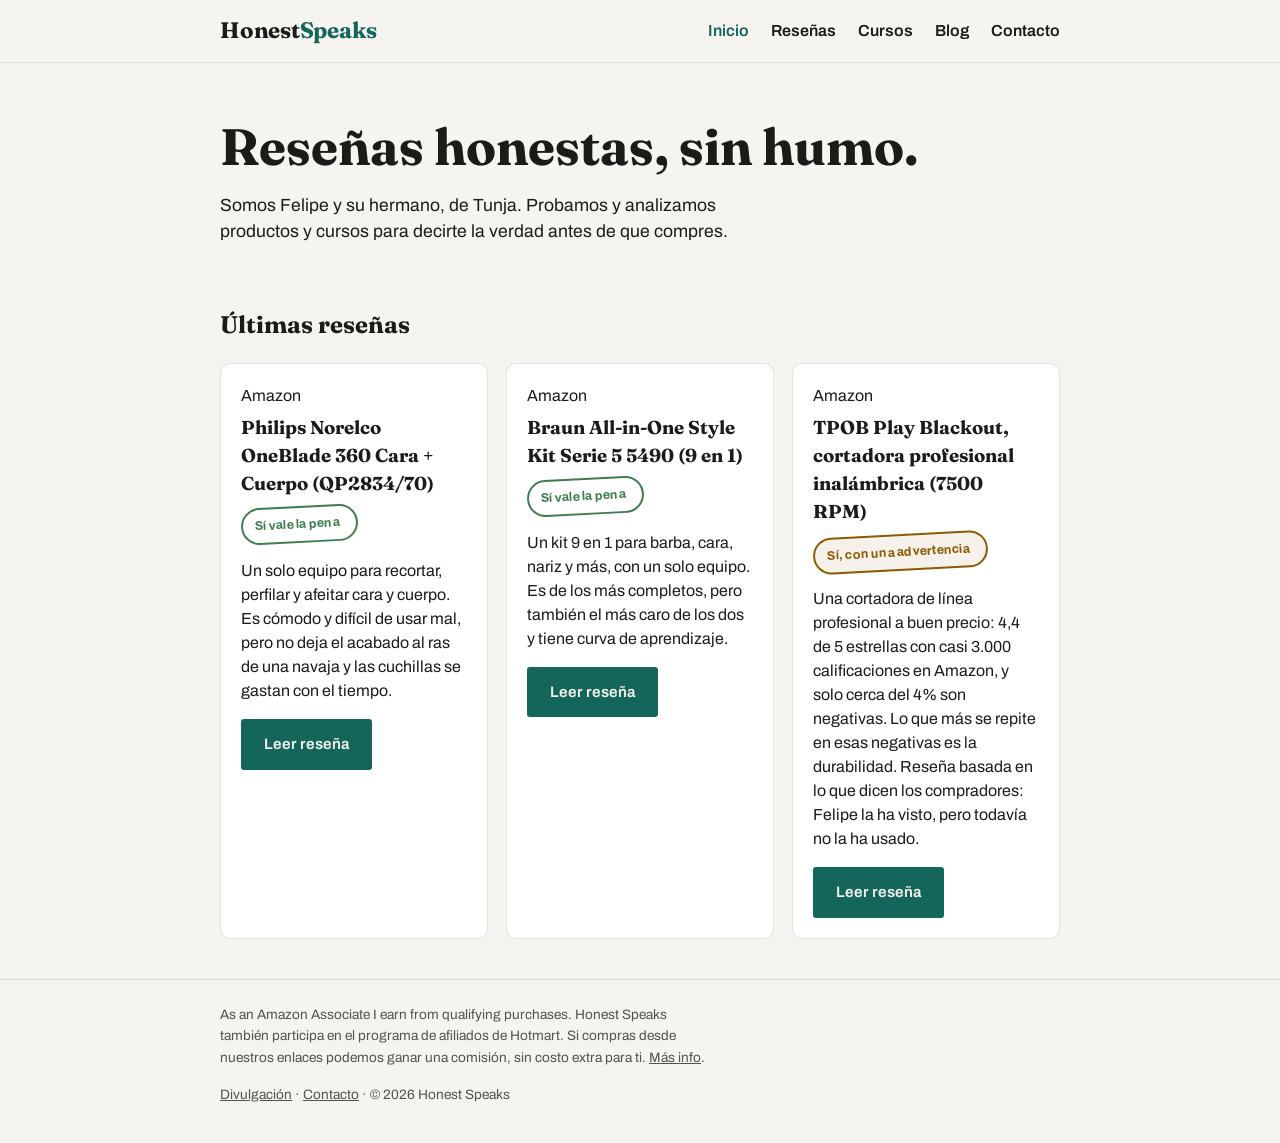
<file: index.html>
<!DOCTYPE html>
<html lang="es">
<head>
<meta charset="UTF-8">
<meta name="viewport" content="width=device-width, initial-scale=1.0">
<title>Honest Speaks | Reseñas honestas</title>
<meta name="description" content="Reseñas honestas de productos y cursos, hechas en Tunja, Colombia.">
<link rel="preconnect" href="https://fonts.googleapis.com"><link href="https://fonts.googleapis.com/css2?family=Archivo:wght@400;600&family=Fraunces:wght@600;700&display=swap" rel="stylesheet">
<link rel="stylesheet" href="style.css">
<style>
body{font-family:'Archivo',sans-serif}
h1,h2,h3,.logo{font-family:'Fraunces',serif}
.logo{font-size:1.4rem;font-weight:700;text-decoration:none;color:#1C1B19}
.logo span{color:#14665A}
nav{display:flex;gap:22px;flex-wrap:wrap}
nav a{text-decoration:none;color:#1C1B19;font-weight:600}
nav a.active,nav a:hover{color:#14665A}
.stamp.mid{color:#8a5a00;border-color:#8a5a00;background:rgba(138,90,0,.08)}
.site-footer{border-top:1px solid rgba(28,27,25,.15);margin-top:40px;padding:24px 0;font-size:.85rem}
.wrap-x{max-width:880px;margin:0 auto;padding:0 20px}
.hero-x{padding:56px 0 24px}
.hero-x h1{font-family:'Fraunces',serif;font-size:clamp(2rem,6vw,3.2rem);line-height:1.1;margin:0 0 14px}
.hero-x p{font-size:1.1rem;max-width:560px}
.grid-x{display:grid;gap:18px;grid-template-columns:repeat(auto-fit,minmax(260px,1fr));margin:20px 0 40px}
.card-x{background:#fff;border:1px solid rgba(28,27,25,.12);border-radius:10px;padding:20px}
.card-x h3{margin:6px 0 8px;font-family:'Fraunces',serif}
.note-x{font-size:.85rem;opacity:.75}
</style>
</head>
<body>
<header class="site-header"><div class="wrap-x" style="display:flex;justify-content:space-between;align-items:center;flex-wrap:wrap;gap:10px;padding-top:14px;padding-bottom:14px">
<a href="index.html" class="logo">Honest<span>Speaks</span></a>
<nav><a href="index.html" class="active">Inicio</a><a href="resenas.html">Reseñas</a><a href="cursos.html">Cursos</a><a href="blog.html">Blog</a><a href="contacto.html">Contacto</a></nav></div></header>
<main class="wrap-x">
<section class="hero-x"><h1>Reseñas honestas, sin humo.</h1><p>Somos Felipe y su hermano, de Tunja. Probamos y analizamos productos y cursos para decirte la verdad antes de que compres.</p></section>
<h2>Últimas reseñas</h2>
<div class="grid-x"><div class="card-x"><span class="platform">Amazon</span><h3>Philips Norelco OneBlade 360 Cara + Cuerpo (QP2834/70)</h3><span class="stamp ">Sí vale la pena</span><p>Un solo equipo para recortar, perfilar y afeitar cara y cuerpo. Es cómodo y difícil de usar mal, pero no deja el acabado al ras de una navaja y las cuchillas se gastan con el tiempo.</p><a class="btn btn-primary" href="resenas.html#oneblade">Leer reseña</a></div><div class="card-x"><span class="platform">Amazon</span><h3>Braun All-in-One Style Kit Serie 5 5490 (9 en 1)</h3><span class="stamp ">Sí vale la pena</span><p>Un kit 9 en 1 para barba, cara, nariz y más, con un solo equipo. Es de los más completos, pero también el más caro de los dos y tiene curva de aprendizaje.</p><a class="btn btn-primary" href="resenas.html#braun5">Leer reseña</a></div><div class="card-x"><span class="platform">Amazon</span><h3>TPOB Play Blackout, cortadora profesional inalámbrica (7500 RPM)</h3><span class="stamp mid">Sí, con una advertencia</span><p>Una cortadora de línea profesional a buen precio: 4,4 de 5 estrellas con casi 3.000 calificaciones en Amazon, y solo cerca del 4% son negativas. Lo que más se repite en esas negativas es la durabilidad. Reseña basada en lo que dicen los compradores: Felipe la ha visto, pero todavía no la ha usado.</p><a class="btn btn-primary" href="resenas.html#tpob">Leer reseña</a></div></div>
</main>
<footer class="site-footer"><div class="wrap-x">
<p class="disclosure">As an Amazon Associate I earn from qualifying purchases. Honest Speaks también participa en el programa de afiliados de Hotmart. Si compras desde nuestros enlaces podemos ganar una comisión, sin costo extra para ti. <a href="divulgacion.html">Más info</a>.</p>
<p><a href="divulgacion.html">Divulgación</a> · <a href="contacto.html">Contacto</a> · © 2026 Honest Speaks</p>
</div></footer>
</body>
</html>
</file>
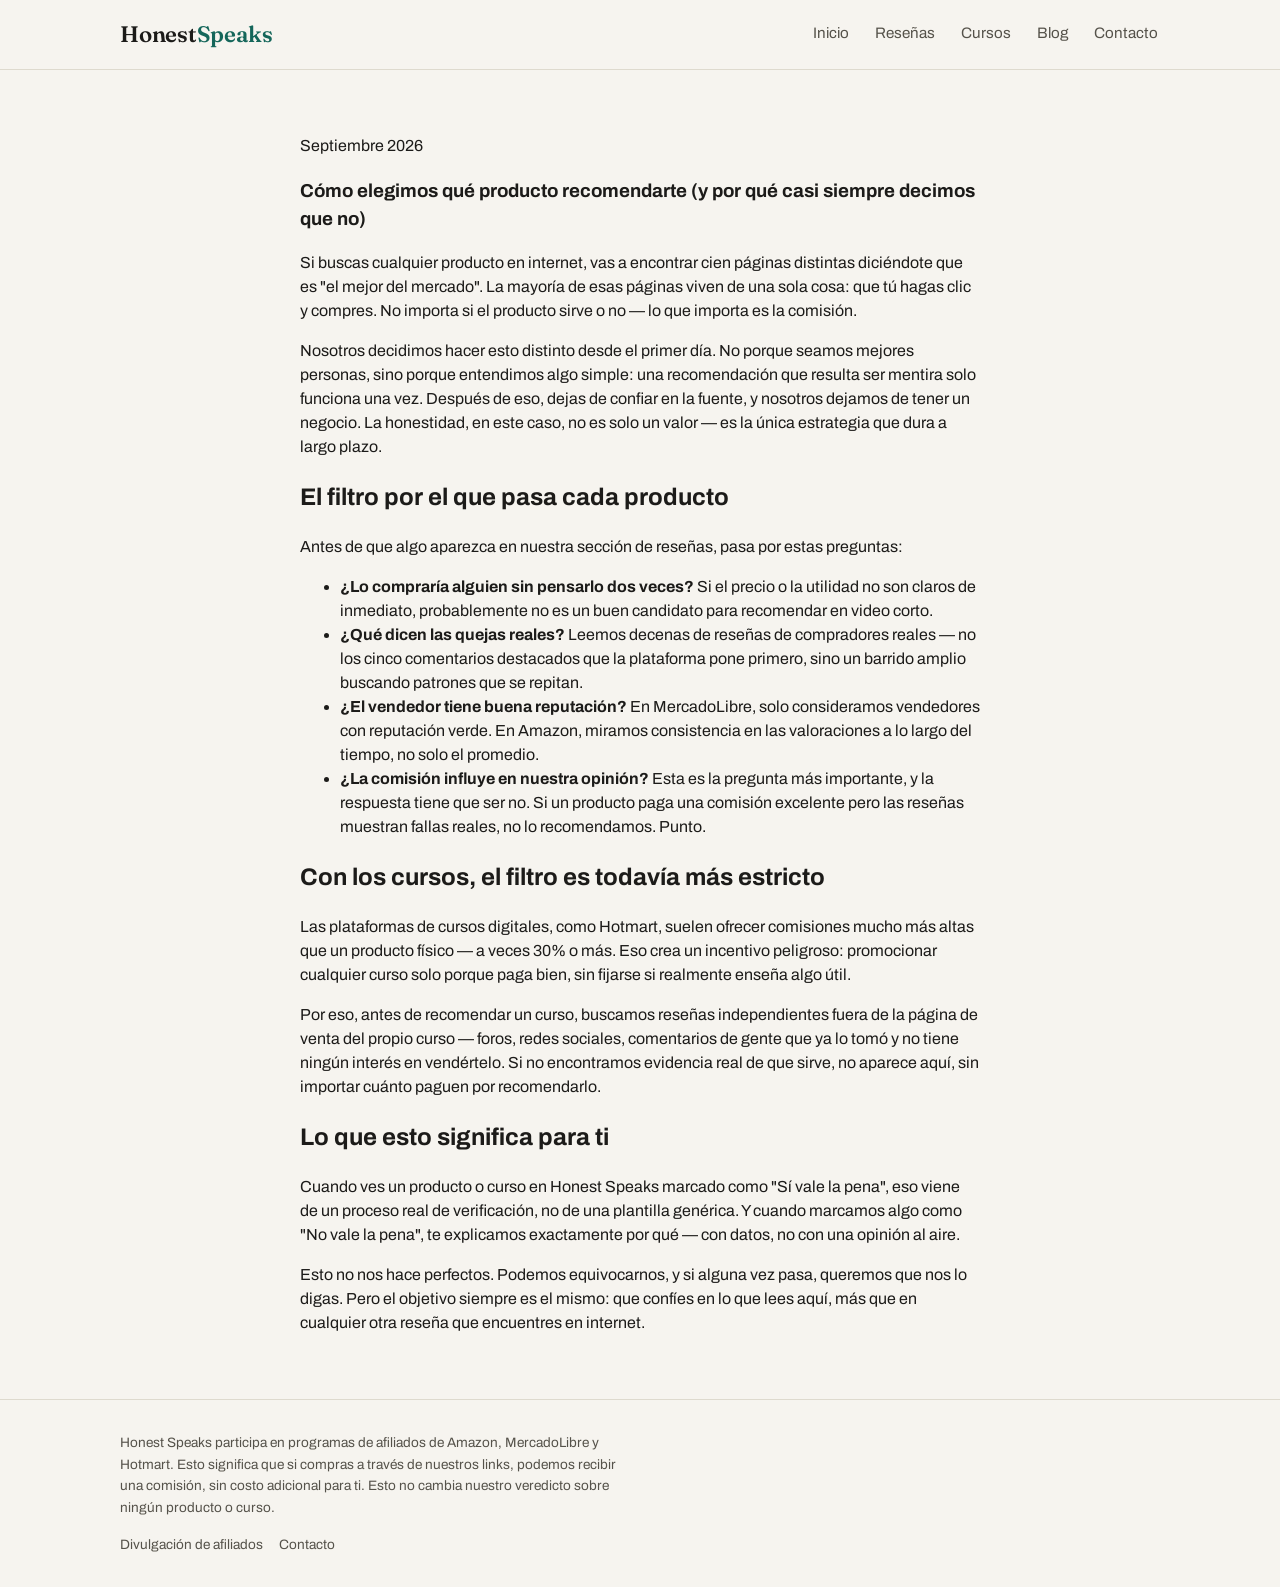
<file: blog-metodo.html>
<!DOCTYPE html>
<html lang="es">
<head>
<meta charset="UTF-8">
<meta name="viewport" content="width=device-width, initial-scale=1.0">
<title>Cómo elegimos qué producto recomendarte — Honest Speaks</title>
<meta name="description" content="El proceso paso a paso que usamos en Honest Speaks para decidir qué producto o curso recomendar, y por qué casi siempre decimos que no.">
<link rel="preconnect" href="https://fonts.googleapis.com">
<link href="https://fonts.googleapis.com/css2?family=Fraunces:wght@500;600;700&family=Archivo:wght@400;600;700&display=swap" rel="stylesheet">
<link rel="stylesheet" href="style.css">
</head>
<body>

<header class="site-header">
  <div class="wrap">
    <a href="index.html" class="logo">Honest<span>Speaks</span></a>
    <nav class="main-nav">
      <a href="index.html">Inicio</a>
      <a href="resenas.html">Reseñas</a>
      <a href="cursos.html">Cursos</a>
      <a href="blog.html">Blog</a>
      <a href="contacto.html">Contacto</a>
    </nav>
  </div>
</header>

<section>
  <div class="wrap" style="max-width: 720px;">

    <article class="blog-post">
      <p class="date">Septiembre 2026</p>
      <h1>Cómo elegimos qué producto recomendarte (y por qué casi siempre decimos que no)</h1>

      <p>Si buscas cualquier producto en internet, vas a encontrar cien páginas distintas diciéndote que es "el mejor del mercado". La mayoría de esas páginas viven de una sola cosa: que tú hagas clic y compres. No importa si el producto sirve o no — lo que importa es la comisión.</p>

      <p>Nosotros decidimos hacer esto distinto desde el primer día. No porque seamos mejores personas, sino porque entendimos algo simple: una recomendación que resulta ser mentira solo funciona una vez. Después de eso, dejas de confiar en la fuente, y nosotros dejamos de tener un negocio. La honestidad, en este caso, no es solo un valor — es la única estrategia que dura a largo plazo.</p>

      <h2>El filtro por el que pasa cada producto</h2>

      <p>Antes de que algo aparezca en nuestra sección de reseñas, pasa por estas preguntas:</p>

      <ul>
        <li><strong>¿Lo compraría alguien sin pensarlo dos veces?</strong> Si el precio o la utilidad no son claros de inmediato, probablemente no es un buen candidato para recomendar en video corto.</li>
        <li><strong>¿Qué dicen las quejas reales?</strong> Leemos decenas de reseñas de compradores reales — no los cinco comentarios destacados que la plataforma pone primero, sino un barrido amplio buscando patrones que se repitan.</li>
        <li><strong>¿El vendedor tiene buena reputación?</strong> En MercadoLibre, solo consideramos vendedores con reputación verde. En Amazon, miramos consistencia en las valoraciones a lo largo del tiempo, no solo el promedio.</li>
        <li><strong>¿La comisión influye en nuestra opinión?</strong> Esta es la pregunta más importante, y la respuesta tiene que ser no. Si un producto paga una comisión excelente pero las reseñas muestran fallas reales, no lo recomendamos. Punto.</li>
      </ul>

      <h2>Con los cursos, el filtro es todavía más estricto</h2>

      <p>Las plataformas de cursos digitales, como Hotmart, suelen ofrecer comisiones mucho más altas que un producto físico — a veces 30% o más. Eso crea un incentivo peligroso: promocionar cualquier curso solo porque paga bien, sin fijarse si realmente enseña algo útil.</p>

      <p>Por eso, antes de recomendar un curso, buscamos reseñas independientes fuera de la página de venta del propio curso — foros, redes sociales, comentarios de gente que ya lo tomó y no tiene ningún interés en vendértelo. Si no encontramos evidencia real de que sirve, no aparece aquí, sin importar cuánto paguen por recomendarlo.</p>

      <h2>Lo que esto significa para ti</h2>

      <p>Cuando ves un producto o curso en Honest Speaks marcado como "Sí vale la pena", eso viene de un proceso real de verificación, no de una plantilla genérica. Y cuando marcamos algo como "No vale la pena", te explicamos exactamente por qué — con datos, no con una opinión al aire.</p>

      <p>Esto no nos hace perfectos. Podemos equivocarnos, y si alguna vez pasa, queremos que nos lo digas. Pero el objetivo siempre es el mismo: que confíes en lo que lees aquí, más que en cualquier otra reseña que encuentres en internet.</p>

    </article>

  </div>
</section>

<footer class="site-footer">
  <div class="wrap">
    <p class="disclosure">Honest Speaks participa en programas de afiliados de Amazon, MercadoLibre y Hotmart. Esto significa que si compras a través de nuestros links, podemos recibir una comisión, sin costo adicional para ti. Esto no cambia nuestro veredicto sobre ningún producto o curso.</p>
    <nav class="footer-links">
      <a href="divulgacion.html">Divulgación de afiliados</a>
      <a href="contacto.html">Contacto</a>
    </nav>
  </div>
</footer>

</body>
</html>
</file>
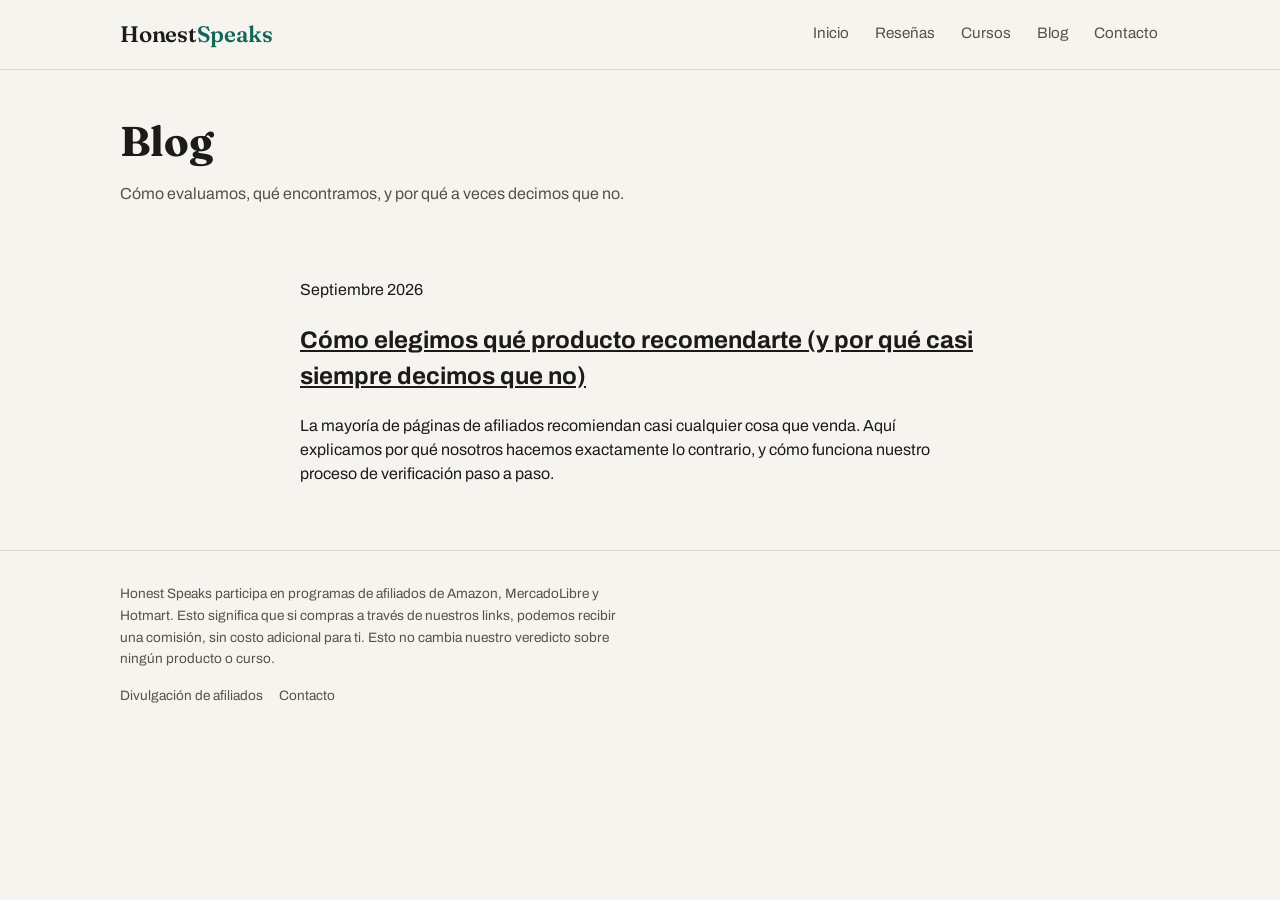
<file: blog.html>
<!DOCTYPE html>
<html lang="es">
<head>
<meta charset="UTF-8">
<meta name="viewport" content="width=device-width, initial-scale=1.0">
<title>Blog — Honest Speaks</title>
<meta name="description" content="Artículos sobre cómo evaluamos productos y cursos, y las quejas reales que encontramos en el camino.">
<link rel="preconnect" href="https://fonts.googleapis.com">
<link href="https://fonts.googleapis.com/css2?family=Fraunces:wght@500;600;700&family=Archivo:wght@400;600;700&display=swap" rel="stylesheet">
<link rel="stylesheet" href="style.css">
</head>
<body>

<header class="site-header">
  <div class="wrap">
    <a href="index.html" class="logo">Honest<span>Speaks</span></a>
    <nav class="main-nav">
      <a href="index.html">Inicio</a>
      <a href="resenas.html">Reseñas</a>
      <a href="cursos.html">Cursos</a>
      <a href="blog.html">Blog</a>
      <a href="contacto.html">Contacto</a>
    </nav>
  </div>
</header>

<div class="page-header">
  <div class="wrap">
    <h1>Blog</h1>
    <p>Cómo evaluamos, qué encontramos, y por qué a veces decimos que no.</p>
  </div>
</div>

<section>
  <div class="wrap" style="max-width: 720px;">

    <article class="blog-list-item">
      <p class="date">Septiembre 2026</p>
      <h2><a href="blog-metodo.html">Cómo elegimos qué producto recomendarte (y por qué casi siempre decimos que no)</a></h2>
      <p>La mayoría de páginas de afiliados recomiendan casi cualquier cosa que venda. Aquí explicamos por qué nosotros hacemos exactamente lo contrario, y cómo funciona nuestro proceso de verificación paso a paso.</p>
    </article>

  </div>
</section>

<footer class="site-footer">
  <div class="wrap">
    <p class="disclosure">Honest Speaks participa en programas de afiliados de Amazon, MercadoLibre y Hotmart. Esto significa que si compras a través de nuestros links, podemos recibir una comisión, sin costo adicional para ti. Esto no cambia nuestro veredicto sobre ningún producto o curso.</p>
    <nav class="footer-links">
      <a href="divulgacion.html">Divulgación de afiliados</a>
      <a href="contacto.html">Contacto</a>
    </nav>
  </div>
</footer>

</body>
</html>
</file>
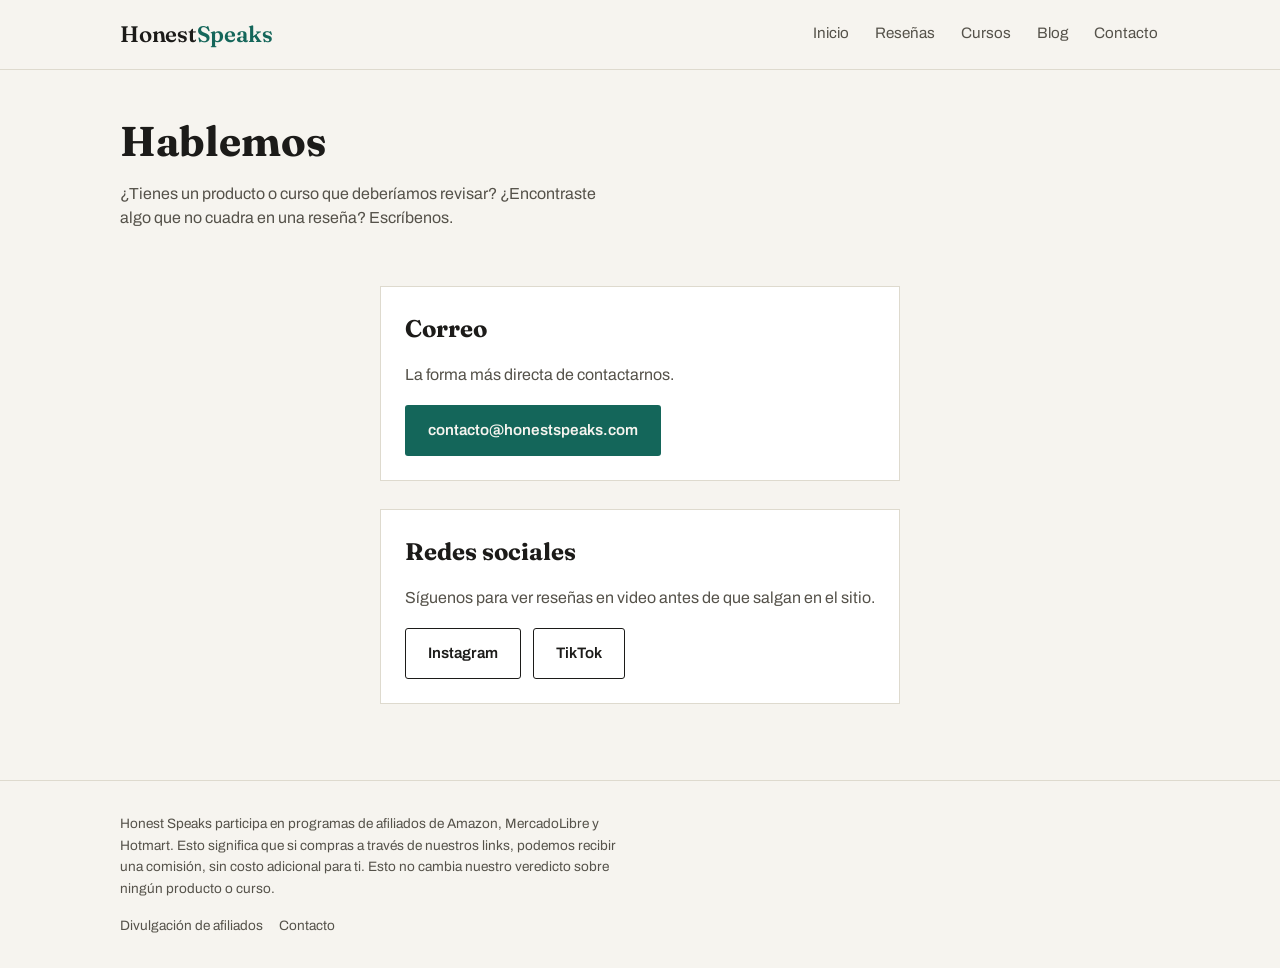
<file: contacto.html>
<!DOCTYPE html>
<html lang="es">
<head>
<meta charset="UTF-8">
<meta name="viewport" content="width=device-width, initial-scale=1.0">
<title>Contacto — Honest Speaks</title>
<meta name="description" content="Escríbenos a Honest Speaks para sugerencias de reseñas o preguntas.">
<link rel="preconnect" href="https://fonts.googleapis.com">
<link href="https://fonts.googleapis.com/css2?family=Fraunces:wght@500;600;700&family=Archivo:wght@400;600;700&display=swap" rel="stylesheet">
<link rel="stylesheet" href="style.css">
</head>
<body>

<header class="site-header">
  <div class="wrap">
    <a href="index.html" class="logo">Honest<span>Speaks</span></a>
    <nav class="main-nav">
      <a href="index.html">Inicio</a>
      <a href="resenas.html">Reseñas</a>
      <a href="cursos.html">Cursos</a>
      <a href="blog.html">Blog</a>
      <a href="contacto.html">Contacto</a>
    </nav>
  </div>
</header>

<div class="page-header">
  <div class="wrap">
    <h1>Hablemos</h1>
    <p>¿Tienes un producto o curso que deberíamos revisar? ¿Encontraste algo que no cuadra en una reseña? Escríbenos.</p>
  </div>
</div>

<section>
  <div class="wrap" style="max-width: 560px;">

    <div class="review-detail">
      <h2 style="margin-bottom: 6px;">Correo</h2>
      <p style="color: var(--ink-soft); margin-bottom: 18px;">La forma más directa de contactarnos.</p>
      <a href="mailto:contacto@honestspeaks.com" class="btn btn-primary">contacto@honestspeaks.com</a>
    </div>

    <div class="review-detail">
      <h2 style="margin-bottom: 6px;">Redes sociales</h2>
      <p style="color: var(--ink-soft); margin-bottom: 18px;">Síguenos para ver reseñas en video antes de que salgan en el sitio.</p>
      <div style="display: flex; gap: 12px; flex-wrap: wrap;">
       <a href="https://www.instagram.com/honestspeaks_/" class="btn btn-ghost" target="_blank" rel="noopener">Instagram</a>
        <a href="#" class="btn btn-ghost">TikTok</a>
      </div>
    </div>

  </div>
</section>

<footer class="site-footer">
  <div class="wrap">
    <p class="disclosure">Honest Speaks participa en programas de afiliados de Amazon, MercadoLibre y Hotmart. Esto significa que si compras a través de nuestros links, podemos recibir una comisión, sin costo adicional para ti. Esto no cambia nuestro veredicto sobre ningún producto o curso.</p>
    <nav class="footer-links">
      <a href="divulgacion.html">Divulgación de afiliados</a>
      <a href="contacto.html">Contacto</a>
    </nav>
  </div>
</footer>

</body>
</html>
</file>
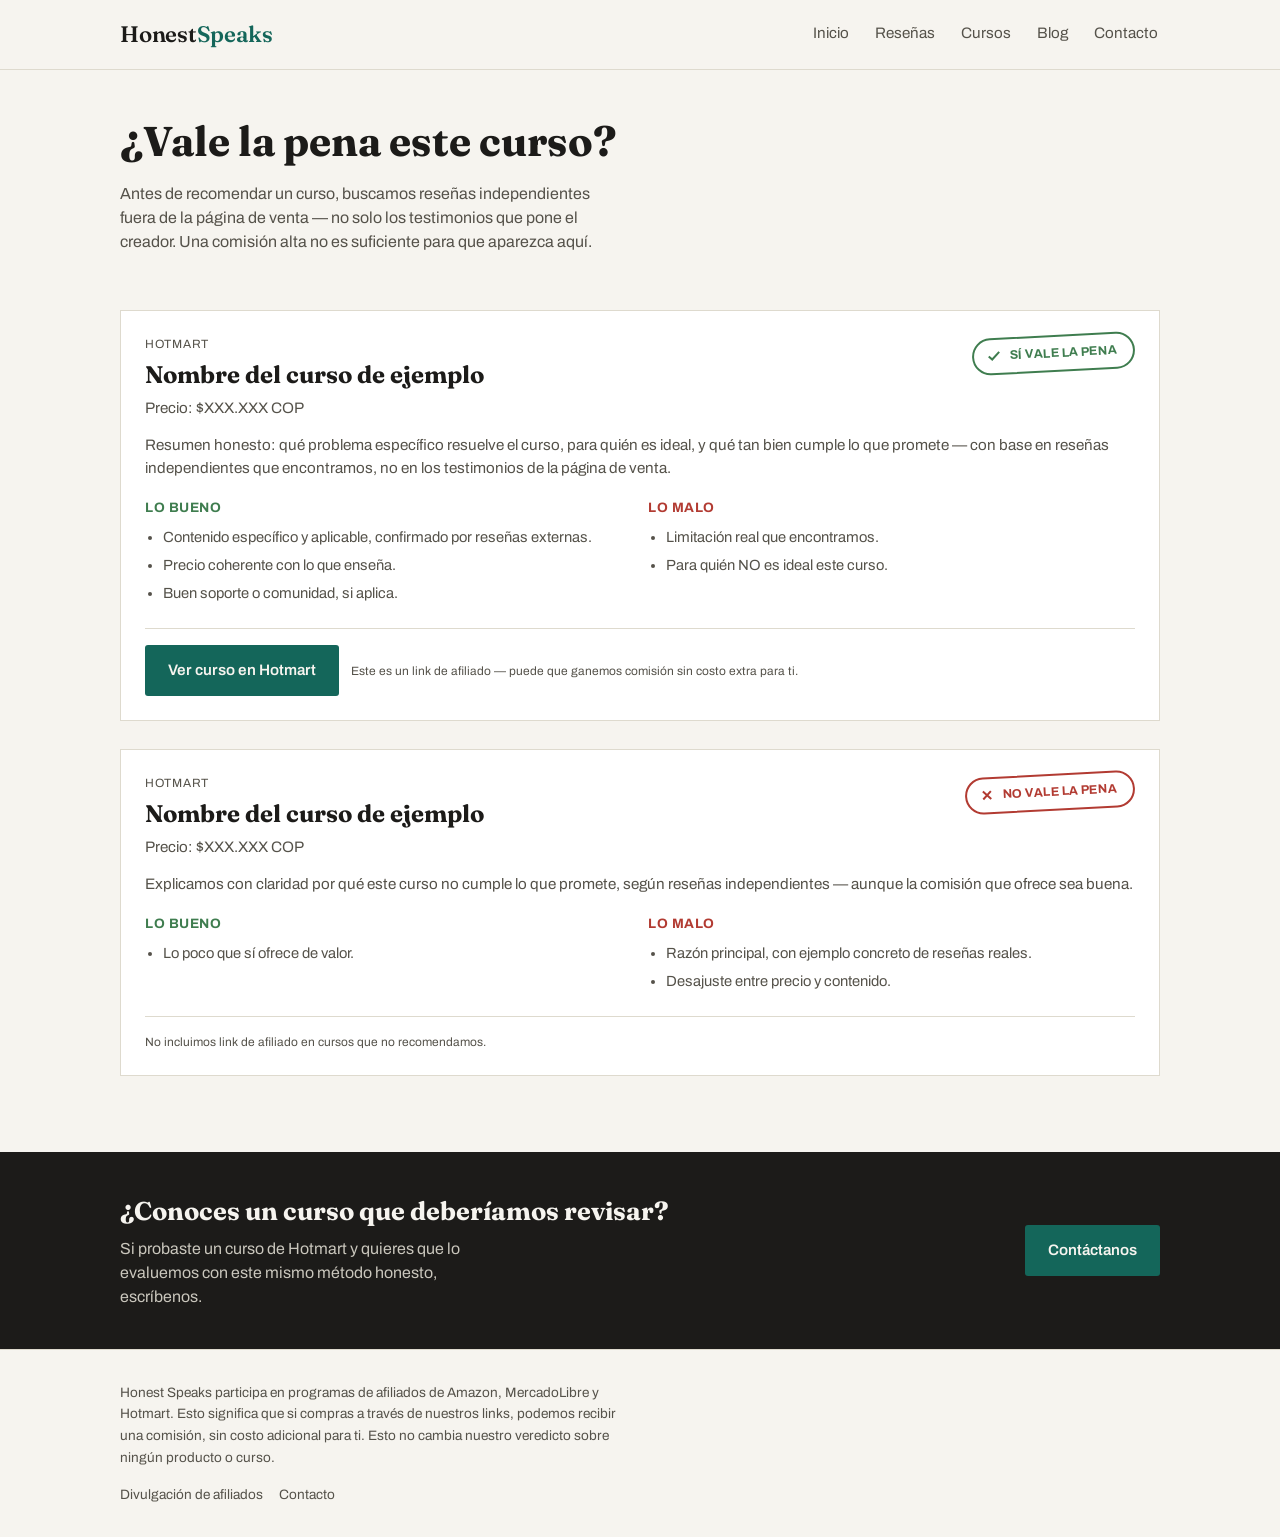
<file: cursos.html>
<!DOCTYPE html>
<html lang="es">
<head>
<meta charset="UTF-8">
<meta name="viewport" content="width=device-width, initial-scale=1.0">
<title>Cursos — Honest Speaks</title>
<meta name="description" content="Reseñas honestas de cursos en Hotmart, verificadas con reseñas independientes antes de recomendarlas.">
<link rel="preconnect" href="https://fonts.googleapis.com">
<link href="https://fonts.googleapis.com/css2?family=Fraunces:wght@500;600;700&family=Archivo:wght@400;600;700&display=swap" rel="stylesheet">
<link rel="stylesheet" href="style.css">
</head>
<body>

<header class="site-header">
  <div class="wrap">
    <a href="index.html" class="logo">Honest<span>Speaks</span></a>
    <nav class="main-nav">
      <a href="index.html">Inicio</a>
      <a href="resenas.html">Reseñas</a>
      <a href="cursos.html">Cursos</a>
      <a href="blog.html">Blog</a>
      <a href="contacto.html">Contacto</a>
    </nav>
  </div>
</header>

<div class="page-header">
  <div class="wrap">
    <h1>¿Vale la pena este curso?</h1>
    <p>Antes de recomendar un curso, buscamos reseñas independientes fuera de la página de venta — no solo los testimonios que pone el creador. Una comisión alta no es suficiente para que aparezca aquí.</p>
  </div>
</div>

<section>
  <div class="wrap">

    <article class="review-detail">
      <div class="review-detail-top">
        <div>
          <p class="platform">Hotmart</p>
          <h2>Nombre del curso de ejemplo</h2>
          <p class="price">Precio: $XXX.XXX COP</p>
        </div>
        <span class="stamp">
          <svg viewBox="0 0 24 24" fill="none" stroke="currentColor" stroke-width="3"><path d="M4 12l5 5L20 6"/></svg>
          SÍ VALE LA PENA
        </span>
      </div>

      <p class="summary">Resumen honesto: qué problema específico resuelve el curso, para quién es ideal, y qué tan bien cumple lo que promete — con base en reseñas independientes que encontramos, no en los testimonios de la página de venta.</p>

      <div class="pros-cons">
        <div class="pros">
          <h3>Lo bueno</h3>
          <ul>
            <li>Contenido específico y aplicable, confirmado por reseñas externas.</li>
            <li>Precio coherente con lo que enseña.</li>
            <li>Buen soporte o comunidad, si aplica.</li>
          </ul>
        </div>
        <div class="cons">
          <h3>Lo malo</h3>
          <ul>
            <li>Limitación real que encontramos.</li>
            <li>Para quién NO es ideal este curso.</li>
          </ul>
        </div>
      </div>

      <div class="buy-row">
        <a href="#" class="btn btn-primary">Ver curso en Hotmart</a>
        <span class="disclosure-tag">Este es un link de afiliado — puede que ganemos comisión sin costo extra para ti.</span>
      </div>
    </article>

    <article class="review-detail">
      <div class="review-detail-top">
        <div>
          <p class="platform">Hotmart</p>
          <h2>Nombre del curso de ejemplo</h2>
          <p class="price">Precio: $XXX.XXX COP</p>
        </div>
        <span class="stamp no">
          <svg viewBox="0 0 24 24" fill="none" stroke="currentColor" stroke-width="3"><path d="M6 6l12 12M18 6L6 18"/></svg>
          NO VALE LA PENA
        </span>
      </div>

      <p class="summary">Explicamos con claridad por qué este curso no cumple lo que promete, según reseñas independientes — aunque la comisión que ofrece sea buena.</p>

      <div class="pros-cons">
        <div class="pros">
          <h3>Lo bueno</h3>
          <ul>
            <li>Lo poco que sí ofrece de valor.</li>
          </ul>
        </div>
        <div class="cons">
          <h3>Lo malo</h3>
          <ul>
            <li>Razón principal, con ejemplo concreto de reseñas reales.</li>
            <li>Desajuste entre precio y contenido.</li>
          </ul>
        </div>
      </div>

      <div class="buy-row">
        <span class="disclosure-tag">No incluimos link de afiliado en cursos que no recomendamos.</span>
      </div>
    </article>

  </div>
</section>

<div class="cta-block">
  <div class="wrap">
    <div>
      <h2>¿Conoces un curso que deberíamos revisar?</h2>
      <p>Si probaste un curso de Hotmart y quieres que lo evaluemos con este mismo método honesto, escríbenos.</p>
    </div>
    <a href="contacto.html" class="btn btn-primary">Contáctanos</a>
  </div>
</div>

<footer class="site-footer">
  <div class="wrap">
    <p class="disclosure">Honest Speaks participa en programas de afiliados de Amazon, MercadoLibre y Hotmart. Esto significa que si compras a través de nuestros links, podemos recibir una comisión, sin costo adicional para ti. Esto no cambia nuestro veredicto sobre ningún producto o curso.</p>
    <nav class="footer-links">
      <a href="divulgacion.html">Divulgación de afiliados</a>
      <a href="contacto.html">Contacto</a>
    </nav>
  </div>
</footer>

</body>
</html>
</file>
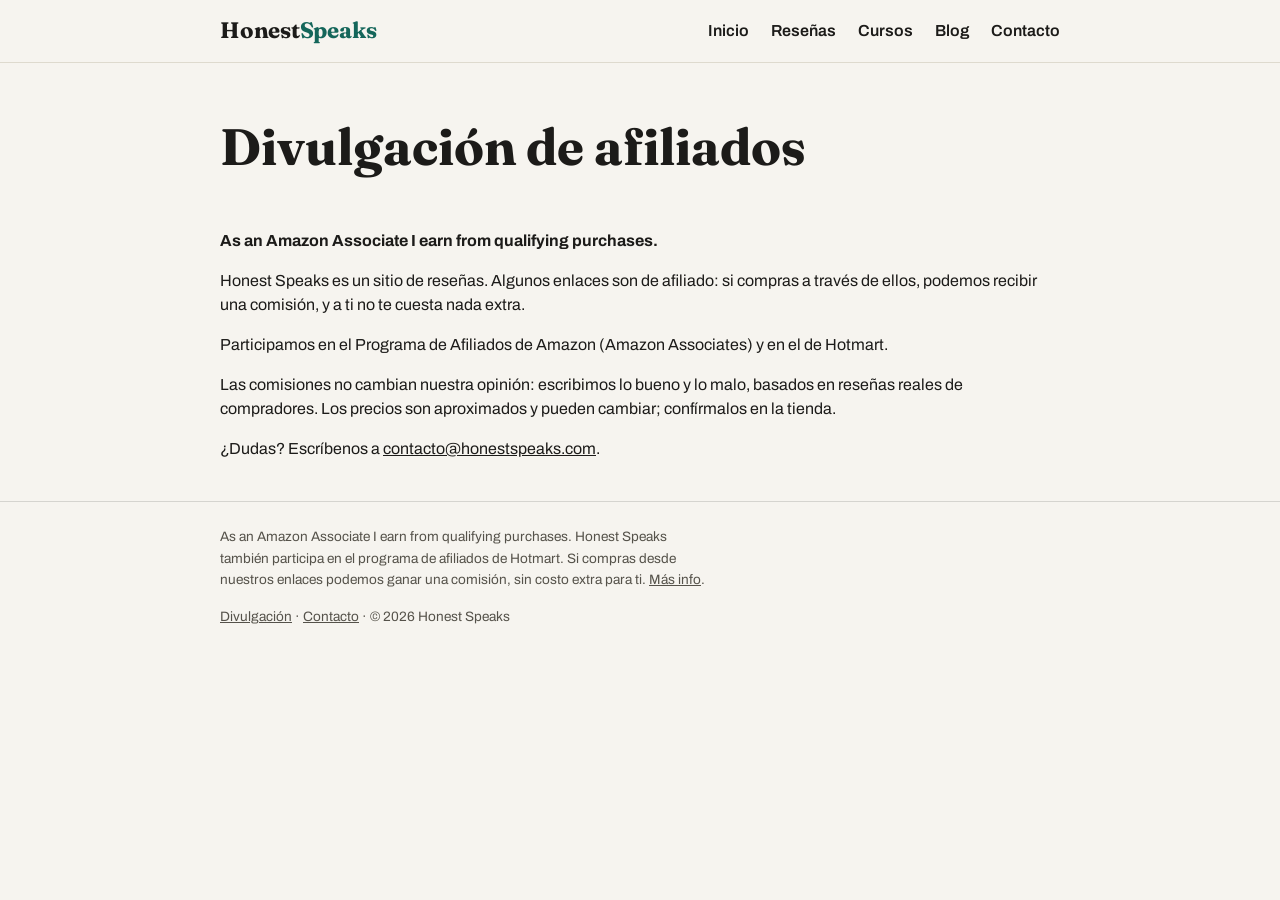
<file: divulgacion.html>
<!DOCTYPE html>
<html lang="es">
<head>
<meta charset="UTF-8">
<meta name="viewport" content="width=device-width, initial-scale=1.0">
<title>Divulgación | Honest Speaks</title>
<meta name="description" content="Cómo ganamos comisiones como afiliados.">
<link rel="preconnect" href="https://fonts.googleapis.com"><link href="https://fonts.googleapis.com/css2?family=Archivo:wght@400;600&family=Fraunces:wght@600;700&display=swap" rel="stylesheet">
<link rel="stylesheet" href="style.css">
<style>
body{font-family:'Archivo',sans-serif}
h1,h2,h3,.logo{font-family:'Fraunces',serif}
.logo{font-size:1.4rem;font-weight:700;text-decoration:none;color:#1C1B19}
.logo span{color:#14665A}
nav{display:flex;gap:22px;flex-wrap:wrap}
nav a{text-decoration:none;color:#1C1B19;font-weight:600}
nav a.active,nav a:hover{color:#14665A}
.site-footer{border-top:1px solid rgba(28,27,25,.15);margin-top:40px;padding:24px 0;font-size:.85rem}
.wrap-x{max-width:880px;margin:0 auto;padding:0 20px}
.hero-x{padding:56px 0 24px}
.hero-x h1{font-family:'Fraunces',serif;font-size:clamp(2rem,6vw,3.2rem);line-height:1.1;margin:0 0 14px}
.hero-x p{font-size:1.1rem;max-width:560px}
.grid-x{display:grid;gap:18px;grid-template-columns:repeat(auto-fit,minmax(260px,1fr));margin:20px 0 40px}
.card-x{background:#fff;border:1px solid rgba(28,27,25,.12);border-radius:10px;padding:20px}
.card-x h3{margin:6px 0 8px;font-family:'Fraunces',serif}
.note-x{font-size:.85rem;opacity:.75}
</style>
</head>
<body>
<header class="site-header"><div class="wrap-x" style="display:flex;justify-content:space-between;align-items:center;flex-wrap:wrap;gap:10px;padding-top:14px;padding-bottom:14px">
<a href="index.html" class="logo">Honest<span>Speaks</span></a>
<nav><a href="index.html">Inicio</a><a href="resenas.html">Reseñas</a><a href="cursos.html">Cursos</a><a href="blog.html">Blog</a><a href="contacto.html">Contacto</a></nav></div></header>
<main class="wrap-x">
<section class="hero-x"><h1>Divulgación de afiliados</h1></section>
<p><strong>As an Amazon Associate I earn from qualifying purchases.</strong></p>
<p>Honest Speaks es un sitio de reseñas. Algunos enlaces son de afiliado: si compras a través de ellos, podemos recibir una comisión, y a ti no te cuesta nada extra.</p>
<p>Participamos en el Programa de Afiliados de Amazon (Amazon Associates) y en el de Hotmart.</p>
<p>Las comisiones no cambian nuestra opinión: escribimos lo bueno y lo malo, basados en reseñas reales de compradores. Los precios son aproximados y pueden cambiar; confírmalos en la tienda.</p>
<p>¿Dudas? Escríbenos a <a href="mailto:contacto@honestspeaks.com">contacto@honestspeaks.com</a>.</p>
</main>
<footer class="site-footer"><div class="wrap-x">
<p class="disclosure">As an Amazon Associate I earn from qualifying purchases. Honest Speaks también participa en el programa de afiliados de Hotmart. Si compras desde nuestros enlaces podemos ganar una comisión, sin costo extra para ti. <a href="divulgacion.html">Más info</a>.</p>
<p><a href="divulgacion.html">Divulgación</a> · <a href="contacto.html">Contacto</a> · © 2026 Honest Speaks</p>
</div></footer>
</body>
</html>
</file>
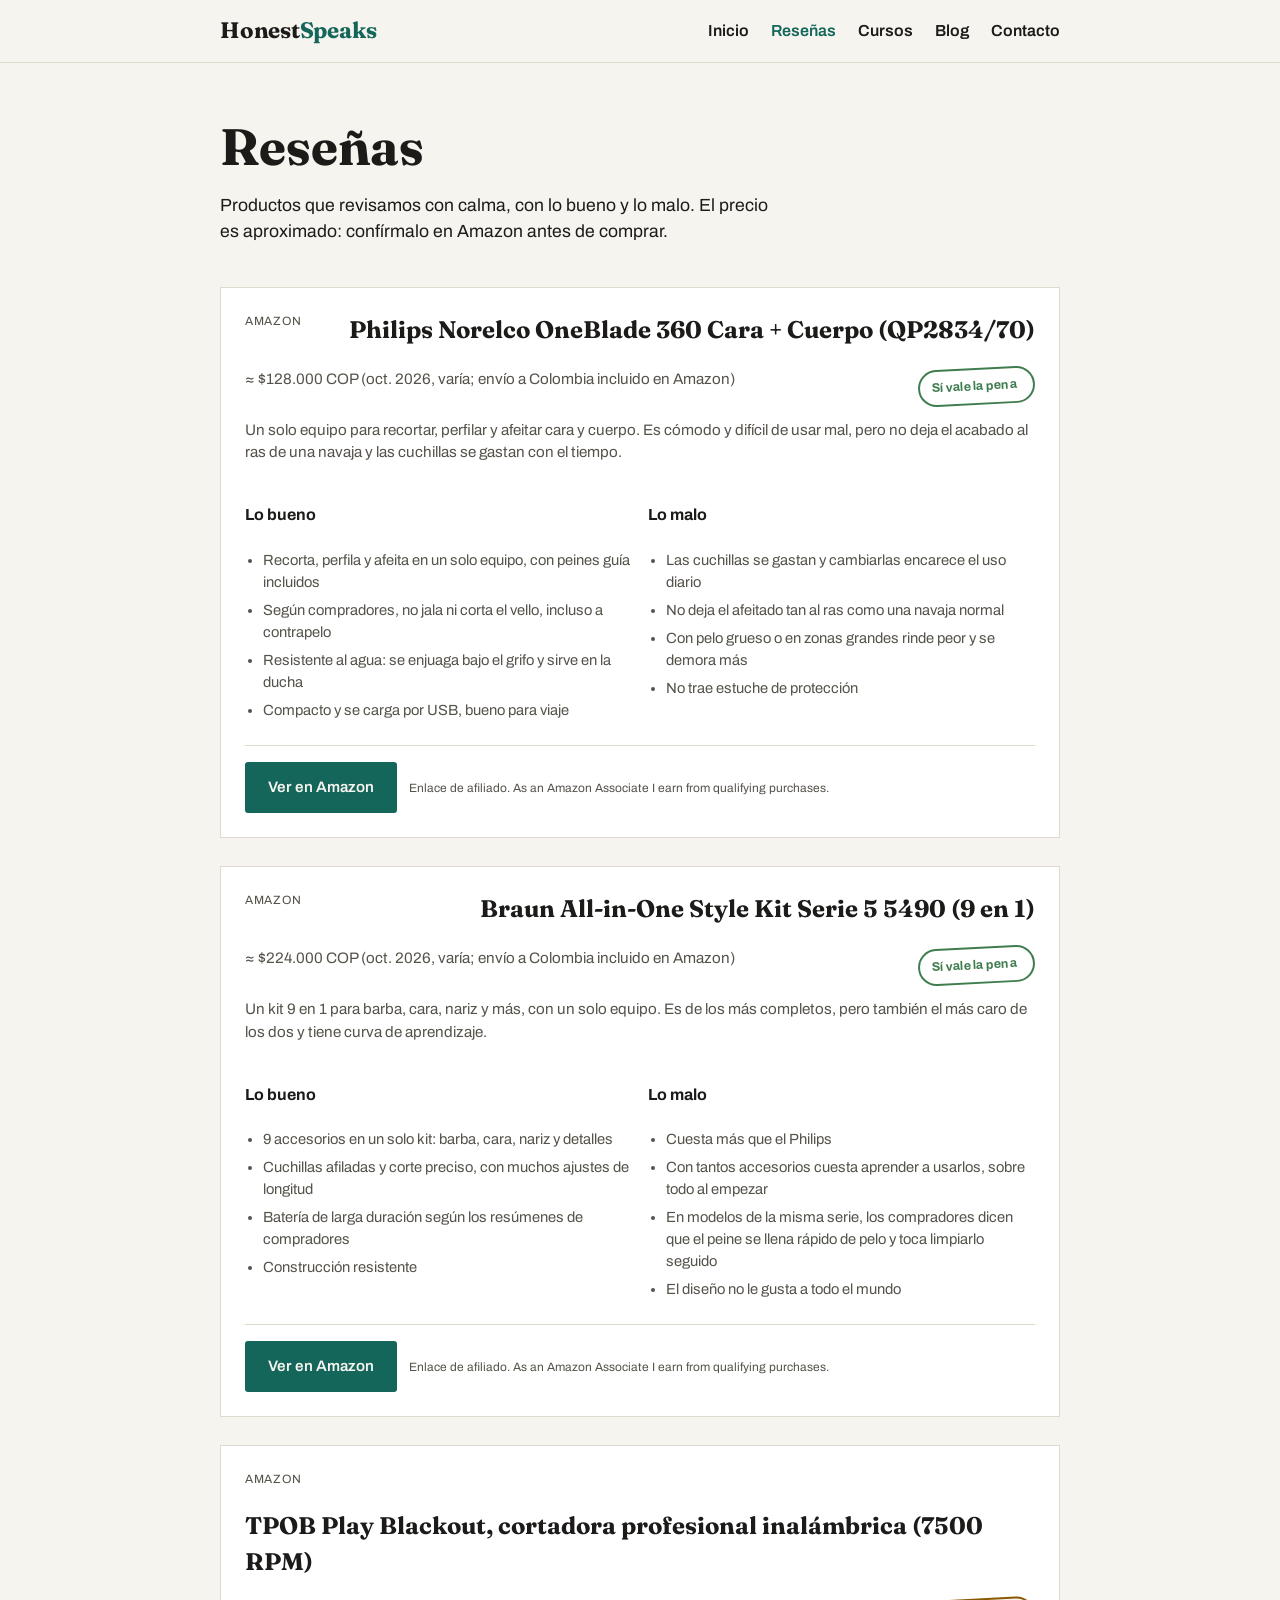
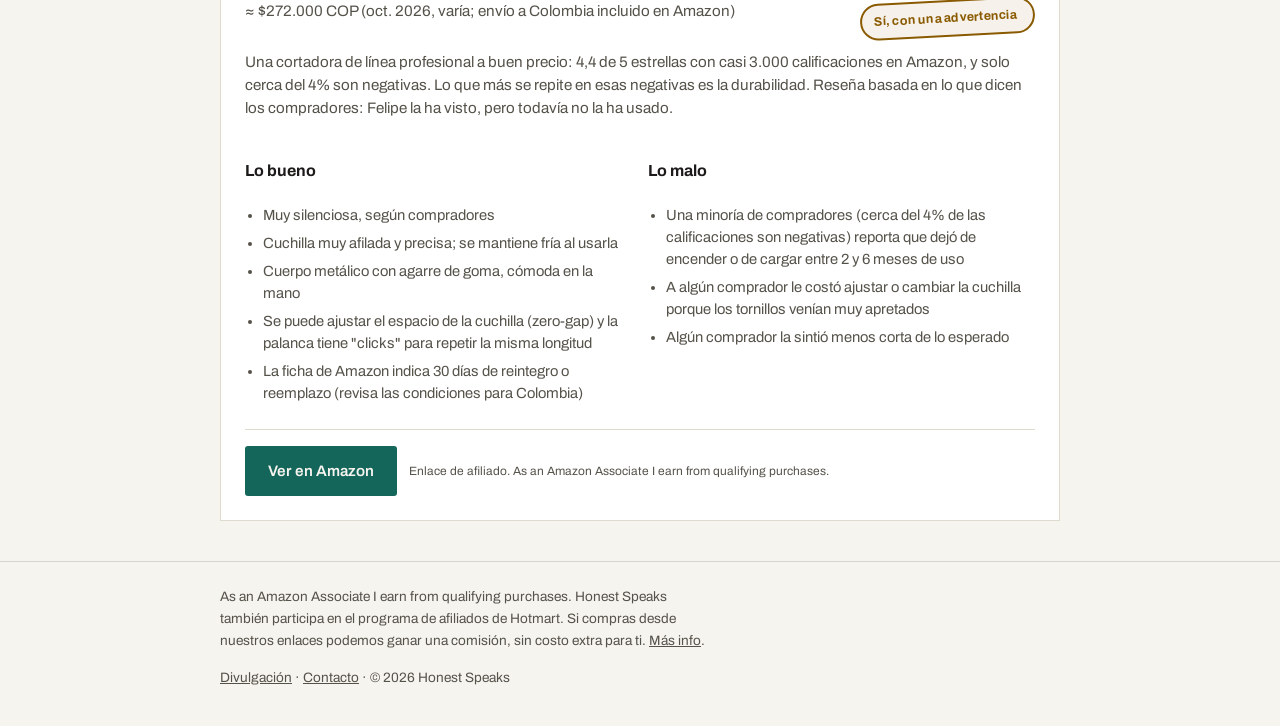
<file: resenas.html>
<!DOCTYPE html>
<html lang="es">
<head>
<meta charset="UTF-8">
<meta name="viewport" content="width=device-width, initial-scale=1.0">
<title>Reseñas | Honest Speaks</title>
<meta name="description" content="Reseñas honestas de productos de aseo personal.">
<link rel="preconnect" href="https://fonts.googleapis.com"><link href="https://fonts.googleapis.com/css2?family=Archivo:wght@400;600&family=Fraunces:wght@600;700&display=swap" rel="stylesheet">
<link rel="stylesheet" href="style.css">
<style>
body{font-family:'Archivo',sans-serif}
h1,h2,h3,.logo{font-family:'Fraunces',serif}
.logo{font-size:1.4rem;font-weight:700;text-decoration:none;color:#1C1B19}
.logo span{color:#14665A}
nav{display:flex;gap:22px;flex-wrap:wrap}
nav a{text-decoration:none;color:#1C1B19;font-weight:600}
nav a.active,nav a:hover{color:#14665A}
.stamp.mid{color:#8a5a00;border-color:#8a5a00;background:rgba(138,90,0,.08)}
.site-footer{border-top:1px solid rgba(28,27,25,.15);margin-top:40px;padding:24px 0;font-size:.85rem}
.wrap-x{max-width:880px;margin:0 auto;padding:0 20px}
.hero-x{padding:56px 0 24px}
.hero-x h1{font-family:'Fraunces',serif;font-size:clamp(2rem,6vw,3.2rem);line-height:1.1;margin:0 0 14px}
.hero-x p{font-size:1.1rem;max-width:560px}
.grid-x{display:grid;gap:18px;grid-template-columns:repeat(auto-fit,minmax(260px,1fr));margin:20px 0 40px}
.card-x{background:#fff;border:1px solid rgba(28,27,25,.12);border-radius:10px;padding:20px}
.card-x h3{margin:6px 0 8px;font-family:'Fraunces',serif}
.note-x{font-size:.85rem;opacity:.75}
</style>
</head>
<body>
<header class="site-header"><div class="wrap-x" style="display:flex;justify-content:space-between;align-items:center;flex-wrap:wrap;gap:10px;padding-top:14px;padding-bottom:14px">
<a href="index.html" class="logo">Honest<span>Speaks</span></a>
<nav><a href="index.html">Inicio</a><a href="resenas.html" class="active">Reseñas</a><a href="cursos.html">Cursos</a><a href="blog.html">Blog</a><a href="contacto.html">Contacto</a></nav></div></header>
<main class="wrap-x">
<section class="hero-x"><h1>Reseñas</h1><p>Productos que revisamos con calma, con lo bueno y lo malo. El precio es aproximado: confírmalo en Amazon antes de comprar.</p></section>
<article class="review-detail" id="oneblade">
<div class="review-detail-top"><span class="platform">Amazon</span><h2>Philips Norelco OneBlade 360 Cara + Cuerpo (QP2834/70)</h2><span class="price">≈ $128.000 COP (oct. 2026, varía; envío a Colombia incluido en Amazon)</span><span class="stamp ">Sí vale la pena</span></div>
<p class="summary">Un solo equipo para recortar, perfilar y afeitar cara y cuerpo. Es cómodo y difícil de usar mal, pero no deja el acabado al ras de una navaja y las cuchillas se gastan con el tiempo.</p>
<div class="pros-cons"><div class="pros"><h4>Lo bueno</h4><ul><li>Recorta, perfila y afeita en un solo equipo, con peines guía incluidos</li><li>Según compradores, no jala ni corta el vello, incluso a contrapelo</li><li>Resistente al agua: se enjuaga bajo el grifo y sirve en la ducha</li><li>Compacto y se carga por USB, bueno para viaje</li></ul></div><div class="cons"><h4>Lo malo</h4><ul><li>Las cuchillas se gastan y cambiarlas encarece el uso diario</li><li>No deja el afeitado tan al ras como una navaja normal</li><li>Con pelo grueso o en zonas grandes rinde peor y se demora más</li><li>No trae estuche de protección</li></ul></div></div>
<div class="buy-row"><a class="btn btn-primary" href="https://www.amazon.com/dp/B0BZDPFH45?tag=honestspeaks-20" target="_blank" rel="sponsored noopener">Ver en Amazon</a><span class="disclosure-tag">Enlace de afiliado. As an Amazon Associate I earn from qualifying purchases.</span></div>
</article>
<article class="review-detail" id="braun5">
<div class="review-detail-top"><span class="platform">Amazon</span><h2>Braun All-in-One Style Kit Serie 5 5490 (9 en 1)</h2><span class="price">≈ $224.000 COP (oct. 2026, varía; envío a Colombia incluido en Amazon)</span><span class="stamp ">Sí vale la pena</span></div>
<p class="summary">Un kit 9 en 1 para barba, cara, nariz y más, con un solo equipo. Es de los más completos, pero también el más caro de los dos y tiene curva de aprendizaje.</p>
<div class="pros-cons"><div class="pros"><h4>Lo bueno</h4><ul><li>9 accesorios en un solo kit: barba, cara, nariz y detalles</li><li>Cuchillas afiladas y corte preciso, con muchos ajustes de longitud</li><li>Batería de larga duración según los resúmenes de compradores</li><li>Construcción resistente</li></ul></div><div class="cons"><h4>Lo malo</h4><ul><li>Cuesta más que el Philips</li><li>Con tantos accesorios cuesta aprender a usarlos, sobre todo al empezar</li><li>En modelos de la misma serie, los compradores dicen que el peine se llena rápido de pelo y toca limpiarlo seguido</li><li>El diseño no le gusta a todo el mundo</li></ul></div></div>
<div class="buy-row"><a class="btn btn-primary" href="https://www.amazon.com/dp/B0BNLVL796?tag=honestspeaks-20" target="_blank" rel="sponsored noopener">Ver en Amazon</a><span class="disclosure-tag">Enlace de afiliado. As an Amazon Associate I earn from qualifying purchases.</span></div>
</article>
<article class="review-detail" id="tpob">
<div class="review-detail-top"><span class="platform">Amazon</span><h2>TPOB Play Blackout, cortadora profesional inalámbrica (7500 RPM)</h2><span class="price">≈ $272.000 COP (oct. 2026, varía; envío a Colombia incluido en Amazon)</span><span class="stamp mid">Sí, con una advertencia</span></div>
<p class="summary">Una cortadora de línea profesional a buen precio: 4,4 de 5 estrellas con casi 3.000 calificaciones en Amazon, y solo cerca del 4% son negativas. Lo que más se repite en esas negativas es la durabilidad. Reseña basada en lo que dicen los compradores: Felipe la ha visto, pero todavía no la ha usado.</p>
<div class="pros-cons"><div class="pros"><h4>Lo bueno</h4><ul><li>Muy silenciosa, según compradores</li><li>Cuchilla muy afilada y precisa; se mantiene fría al usarla</li><li>Cuerpo metálico con agarre de goma, cómoda en la mano</li><li>Se puede ajustar el espacio de la cuchilla (zero-gap) y la palanca tiene &quot;clicks&quot; para repetir la misma longitud</li><li>La ficha de Amazon indica 30 días de reintegro o reemplazo (revisa las condiciones para Colombia)</li></ul></div><div class="cons"><h4>Lo malo</h4><ul><li>Una minoría de compradores (cerca del 4% de las calificaciones son negativas) reporta que dejó de encender o de cargar entre 2 y 6 meses de uso</li><li>A algún comprador le costó ajustar o cambiar la cuchilla porque los tornillos venían muy apretados</li><li>Algún comprador la sintió menos corta de lo esperado</li></ul></div></div>
<div class="buy-row"><a class="btn btn-primary" href="https://www.amazon.com/dp/B0G3HXRHZH?tag=honestspeaks-20" target="_blank" rel="sponsored noopener">Ver en Amazon</a><span class="disclosure-tag">Enlace de afiliado. As an Amazon Associate I earn from qualifying purchases.</span></div>
</article>
</main>
<footer class="site-footer"><div class="wrap-x">
<p class="disclosure">As an Amazon Associate I earn from qualifying purchases. Honest Speaks también participa en el programa de afiliados de Hotmart. Si compras desde nuestros enlaces podemos ganar una comisión, sin costo extra para ti. <a href="divulgacion.html">Más info</a>.</p>
<p><a href="divulgacion.html">Divulgación</a> · <a href="contacto.html">Contacto</a> · © 2026 Honest Speaks</p>
</div></footer>
</body>
</html>
</file>
<file: style.css>
/* ===== Honest Speaks — Estilos base ===== */

:root {
  --paper: #F6F4EF;
  --paper-dim: #EDE9DF;
  --ink: #1C1B19;
  --ink-soft: #55524A;
  --accent: #14665A;
  --accent-dark: #0D4A41;
  --si: #3F7D4F;
  --si-bg: #E4EFE3;
  --no: #B23B32;
  --no-bg: #F5E4E1;
  --border: #DEDACE;

  --serif: "Fraunces", Georgia, serif;
  --sans: "Archivo", -apple-system, sans-serif;

  --max-width: 1080px;
}

* { box-sizing: border-box; }

html { scroll-behavior: smooth; }

body {
  margin: 0;
  font-family: var(--sans);
  background: var(--paper);
  color: var(--ink);
  line-height: 1.5;
}

img { max-width: 100%; display: block; }

a { color: inherit; }

.wrap {
  max-width: var(--max-width);
  margin: 0 auto;
  padding: 0 20px;
}

/* ===== Header ===== */

.site-header {
  border-bottom: 1px solid var(--border);
  background: var(--paper);
  position: sticky;
  top: 0;
  z-index: 20;
}

.site-header .wrap {
  display: flex;
  align-items: center;
  justify-content: space-between;
  padding-top: 16px;
  padding-bottom: 16px;
  flex-wrap: wrap;
  gap: 10px;
}

.logo {
  font-family: var(--serif);
  font-size: 1.4rem;
  font-weight: 600;
  text-decoration: none;
  color: var(--ink);
  letter-spacing: -0.01em;
}

.logo span { color: var(--accent); }

.main-nav {
  display: flex;
  gap: 22px;
  flex-wrap: wrap;
}

.main-nav a {
  text-decoration: none;
  font-size: 0.95rem;
  color: var(--ink-soft);
  padding: 6px 2px;
  border-bottom: 2px solid transparent;
}

.main-nav a:hover,
.main-nav a:focus-visible {
  color: var(--ink);
  border-bottom-color: var(--accent);
}

/* ===== Hero ===== */

.hero {
  padding: 56px 0 48px;
}

.hero .wrap {
  display: flex;
  flex-direction: column;
  gap: 28px;
}

.hero h1 {
  font-family: var(--serif);
  font-size: clamp(2rem, 6vw, 3.2rem);
  line-height: 1.08;
  margin: 0 0 18px;
  max-width: 14ch;
}

.hero p {
  font-size: 1.05rem;
  color: var(--ink-soft);
  max-width: 46ch;
  margin: 0 0 26px;
}

.hero-actions {
  display: flex;
  gap: 12px;
  flex-wrap: wrap;
}

.btn {
  display: inline-block;
  font-family: var(--sans);
  font-weight: 600;
  font-size: 0.95rem;
  text-decoration: none;
  padding: 13px 22px;
  border-radius: 3px;
  border: 1px solid transparent;
  cursor: pointer;
}

.btn-primary {
  background: var(--accent);
  color: var(--paper);
}

.btn-primary:hover { background: var(--accent-dark); }

.btn-ghost {
  background: transparent;
  border-color: var(--ink);
  color: var(--ink);
}

.btn-ghost:hover { background: var(--ink); color: var(--paper); }

/* Sello de veredicto — la firma visual de la marca */

.stamp {
  --stamp-color: var(--si);
  display: inline-flex;
  align-items: center;
  gap: 8px;
  border: 2.5px solid var(--stamp-color);
  color: var(--stamp-color);
  border-radius: 999px;
  padding: 7px 16px 7px 12px;
  font-family: var(--sans);
  font-weight: 700;
  font-size: 0.78rem;
  letter-spacing: 0.02em;
  transform: rotate(-3deg);
  width: fit-content;
}

.stamp.no { --stamp-color: var(--no); }

.stamp svg { width: 16px; height: 16px; flex-shrink: 0; }

.hero-stamp { margin-bottom: 4px; }

/* ===== Secciones genéricas ===== */

section { padding: 48px 0; }

.section-head {
  margin-bottom: 28px;
  max-width: 52ch;
}

.section-head h2 {
  font-family: var(--serif);
  font-size: clamp(1.5rem, 4vw, 2rem);
  margin: 0 0 10px;
}

.section-head p {
  color: var(--ink-soft);
  margin: 0;
}

.divider { border: none; border-top: 1px solid var(--border); }

/* ===== Cómo elegimos ===== */

.criteria-grid {
  display: grid;
  grid-template-columns: 1fr;
  gap: 20px;
}

@media (min-width: 640px) {
  .criteria-grid { grid-template-columns: repeat(3, 1fr); }
}

.criteria-item {
  border-top: 3px solid var(--accent);
  padding-top: 14px;
}

.criteria-item h3 {
  font-family: var(--serif);
  font-size: 1.15rem;
  margin: 0 0 8px;
}

.criteria-item p {
  color: var(--ink-soft);
  font-size: 0.92rem;
  margin: 0;
}

/* ===== Tarjetas de reseña ===== */

.review-grid {
  display: grid;
  grid-template-columns: 1fr;
  gap: 18px;
}

@media (min-width: 720px) {
  .review-grid { grid-template-columns: repeat(3, 1fr); }
}

.review-card {
  background: #fff;
  border: 1px solid var(--border);
  padding: 18px;
  position: relative;
}

.review-card .stamp {
  position: absolute;
  top: -12px;
  right: 14px;
  background: var(--paper);
  font-size: 0.7rem;
  padding: 5px 12px 5px 10px;
}

.review-card .platform {
  font-size: 0.75rem;
  text-transform: uppercase;
  letter-spacing: 0.06em;
  color: var(--ink-soft);
  margin: 0 0 6px;
}

.review-card h3 {
  font-family: var(--serif);
  font-size: 1.15rem;
  margin: 4px 0 10px;
}

.review-card p {
  font-size: 0.9rem;
  color: var(--ink-soft);
  margin: 0 0 14px;
}

.review-card a.card-link {
  font-size: 0.88rem;
  font-weight: 600;
  color: var(--accent);
  text-decoration: none;
}

.review-card a.card-link:hover { text-decoration: underline; }

/* ===== CTA de cursos ===== */

.cta-block {
  background: var(--ink);
  color: var(--paper);
  padding: 40px 0;
}

.cta-block .wrap {
  display: flex;
  flex-direction: column;
  gap: 16px;
}

@media (min-width: 720px) {
  .cta-block .wrap {
    flex-direction: row;
    align-items: center;
    justify-content: space-between;
  }
}

.cta-block h2 {
  font-family: var(--serif);
  font-size: 1.6rem;
  margin: 0 0 6px;
}

.cta-block p {
  color: #C9C6BC;
  margin: 0;
  max-width: 44ch;
}

.cta-block .btn-primary {
  flex-shrink: 0;
}

/* ===== Footer ===== */

.site-footer {
  border-top: 1px solid var(--border);
  padding: 32px 0;
  font-size: 0.85rem;
  color: var(--ink-soft);
}

.site-footer .disclosure {
  max-width: 62ch;
  margin: 0 0 16px;
  line-height: 1.6;
}

.footer-links {
  display: flex;
  gap: 16px;
  flex-wrap: wrap;
}

.footer-links a { text-decoration: none; color: var(--ink-soft); }
.footer-links a:hover { color: var(--ink); }
/* ===== Página de reseñas completas ===== */

.page-header {
  padding: 40px 0 8px;
}

.page-header h1 {
  font-family: var(--serif);
  font-size: clamp(1.8rem, 5vw, 2.6rem);
  margin: 0 0 10px;
}

.page-header p {
  color: var(--ink-soft);
  max-width: 56ch;
  margin: 0;
}

.review-detail {
  background: #fff;
  border: 1px solid var(--border);
  margin-bottom: 28px;
  padding: 24px;
  position: relative;
}

.review-detail-top {
  display: flex;
  flex-wrap: wrap;
  gap: 16px;
  align-items: flex-start;
  justify-content: space-between;
  margin-bottom: 14px;
}

.review-detail-top .platform {
  font-size: 0.75rem;
  text-transform: uppercase;
  letter-spacing: 0.06em;
  color: var(--ink-soft);
  margin: 0 0 4px;
}

.review-detail h2 {
  font-family: var(--serif);
  font-size: 1.5rem;
  margin: 0 0 4px;
}

.review-detail .price {
  font-size: 0.95rem;
  color: var(--ink-soft);
  margin: 0;
}

.pros-cons {
  display: grid;
  grid-template-columns: 1fr;
  gap: 16px;
  margin: 18px 0;
}

@media (min-width: 640px) {
  .pros-cons { grid-template-columns: 1fr 1fr; }
}

.pros-cons h3 {
  font-size: 0.85rem;
  text-transform: uppercase;
  letter-spacing: 0.04em;
  margin: 0 0 8px;
}

.pros h3 { color: var(--si); }
.cons h3 { color: var(--no); }

.pros-cons ul {
  margin: 0;
  padding-left: 18px;
  font-size: 0.92rem;
  color: var(--ink-soft);
}

.pros-cons li { margin-bottom: 6px; }

.review-detail .summary {
  font-size: 0.95rem;
  color: var(--ink-soft);
  margin: 0 0 18px;
}

.buy-row {
  display: flex;
  flex-wrap: wrap;
  align-items: center;
  gap: 12px;
  border-top: 1px solid var(--border);
  padding-top: 16px;
}

.buy-row .disclosure-tag {
  font-size: 0.75rem;
  color: var(--ink-soft);
  /* ===== Blog ===== */

.blog-list-item {
  border-bottom: 1px solid var(--border);
  padding: 22px 0;
}

.blog-list-item .date {
  font-size: 0.78rem;
  text-transform: uppercase;
  letter-spacing: 0.05em;
  color: var(--ink-soft);
  margin: 0 0 6px;
}

.blog-list-item h2 {
  font-family: var(--serif);
  font-size: 1.3rem;
  margin: 0 0 8px;
}

.blog-list-item h2 a {
  text-decoration: none;
  color: var(--ink);
}

.blog-list-item h2 a:hover { color: var(--accent); }

.blog-list-item p {
  color: var(--ink-soft);
  font-size: 0.95rem;
  margin: 0;
}

.blog-post {
  background: #fff;
  border: 1px solid var(--border);
  padding: 28px 24px;
}

.blog-post .date {
  font-size: 0.78rem;
  text-transform: uppercase;
  letter-spacing: 0.05em;
  color: var(--ink-soft);
  margin: 0 0 8px;
}

.blog-post h1 {
  font-family: var(--serif);
  font-size: clamp(1.6rem, 5vw, 2.2rem);
  margin: 0 0 20px;
  line-height: 1.15;
}

.blog-post h2 {
  font-family: var(--serif);
  font-size: 1.25rem;
  margin: 28px 0 12px;
}

.blog-post p {
  color: var(--ink-soft);
  font-size: 1rem;
  line-height: 1.75;
  margin: 0 0 16px;
}

.blog-post ul {
  color: var(--ink-soft);
  line-height: 1.8;
  padding-left: 20px;
  margin: 0 0 16px;
}
}
/* ===== Utilidades de accesibilidad ===== */

a:focus-visible,
button:focus-visible {
  outline: 2px solid var(--accent);
  outline-offset: 2px;
}

@media (prefers-reduced-motion: reduce) {
  html { scroll-behavior: auto; }
}
</file>
